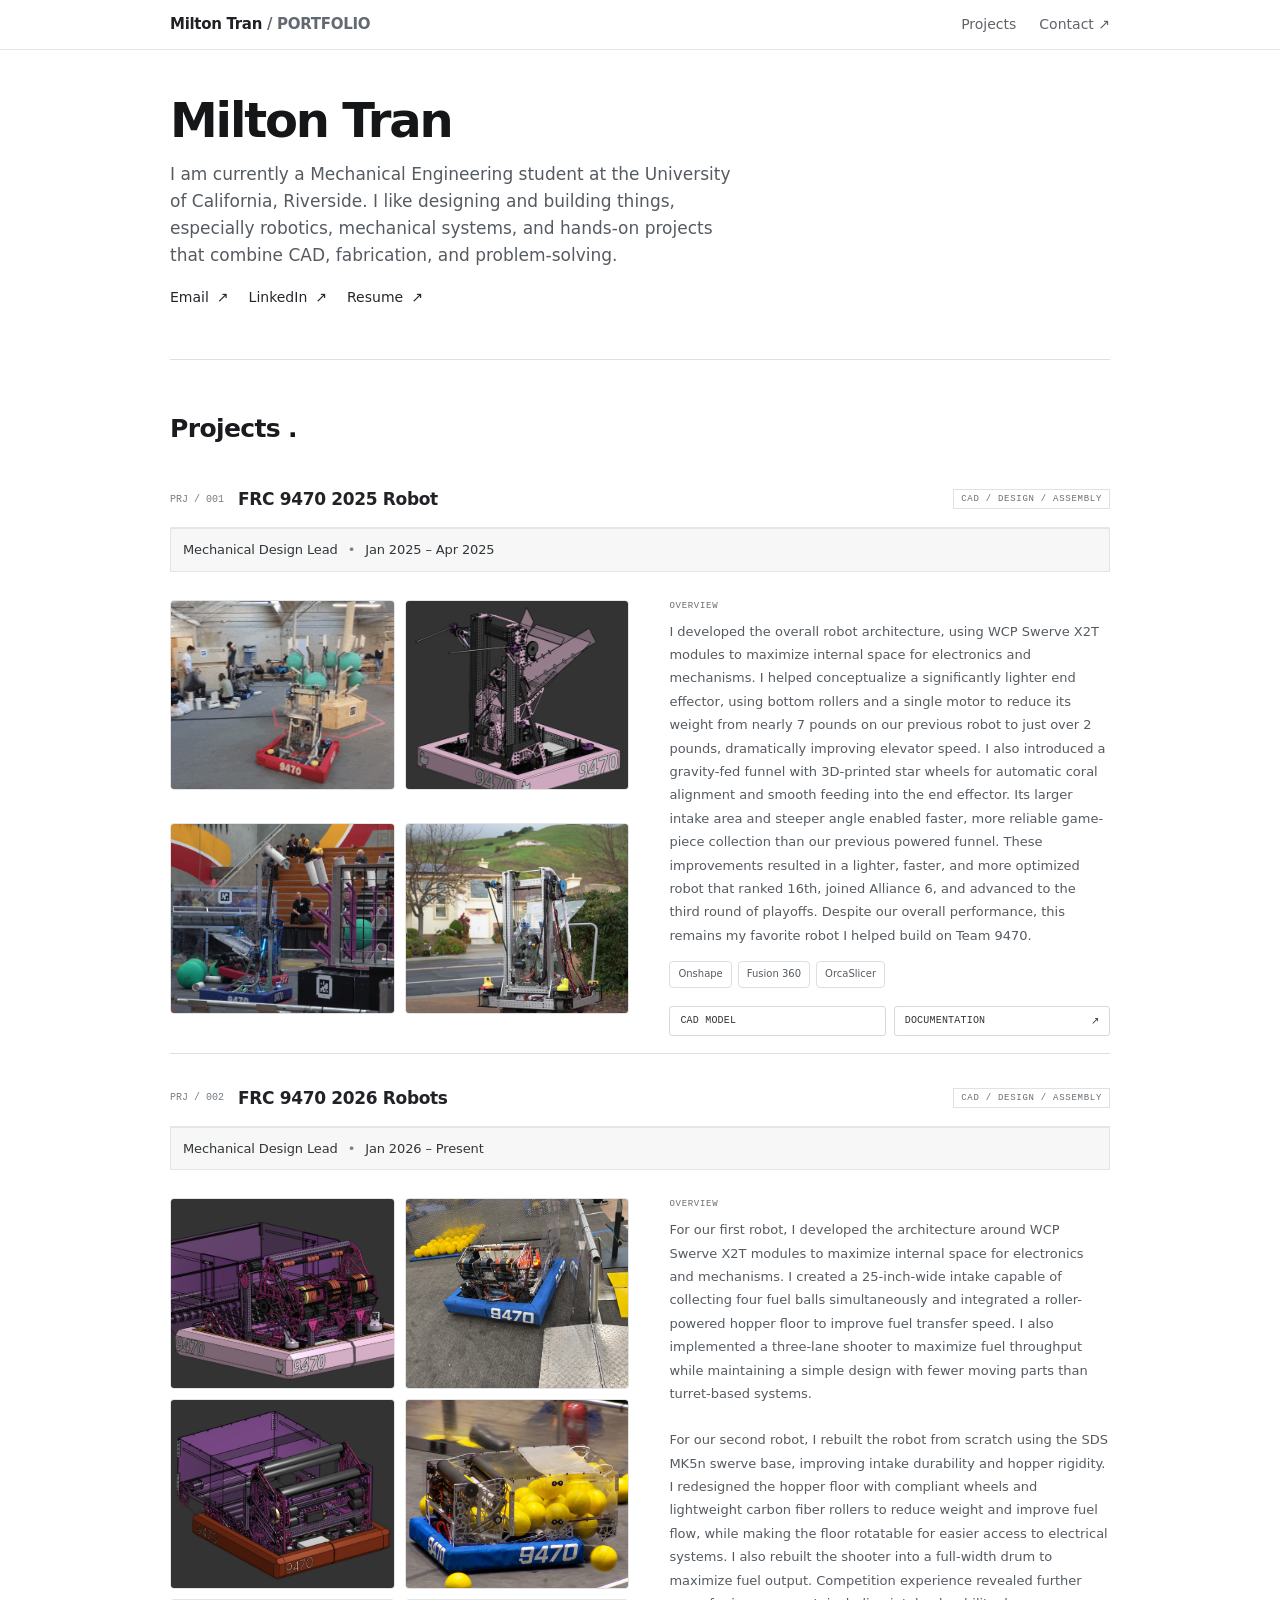
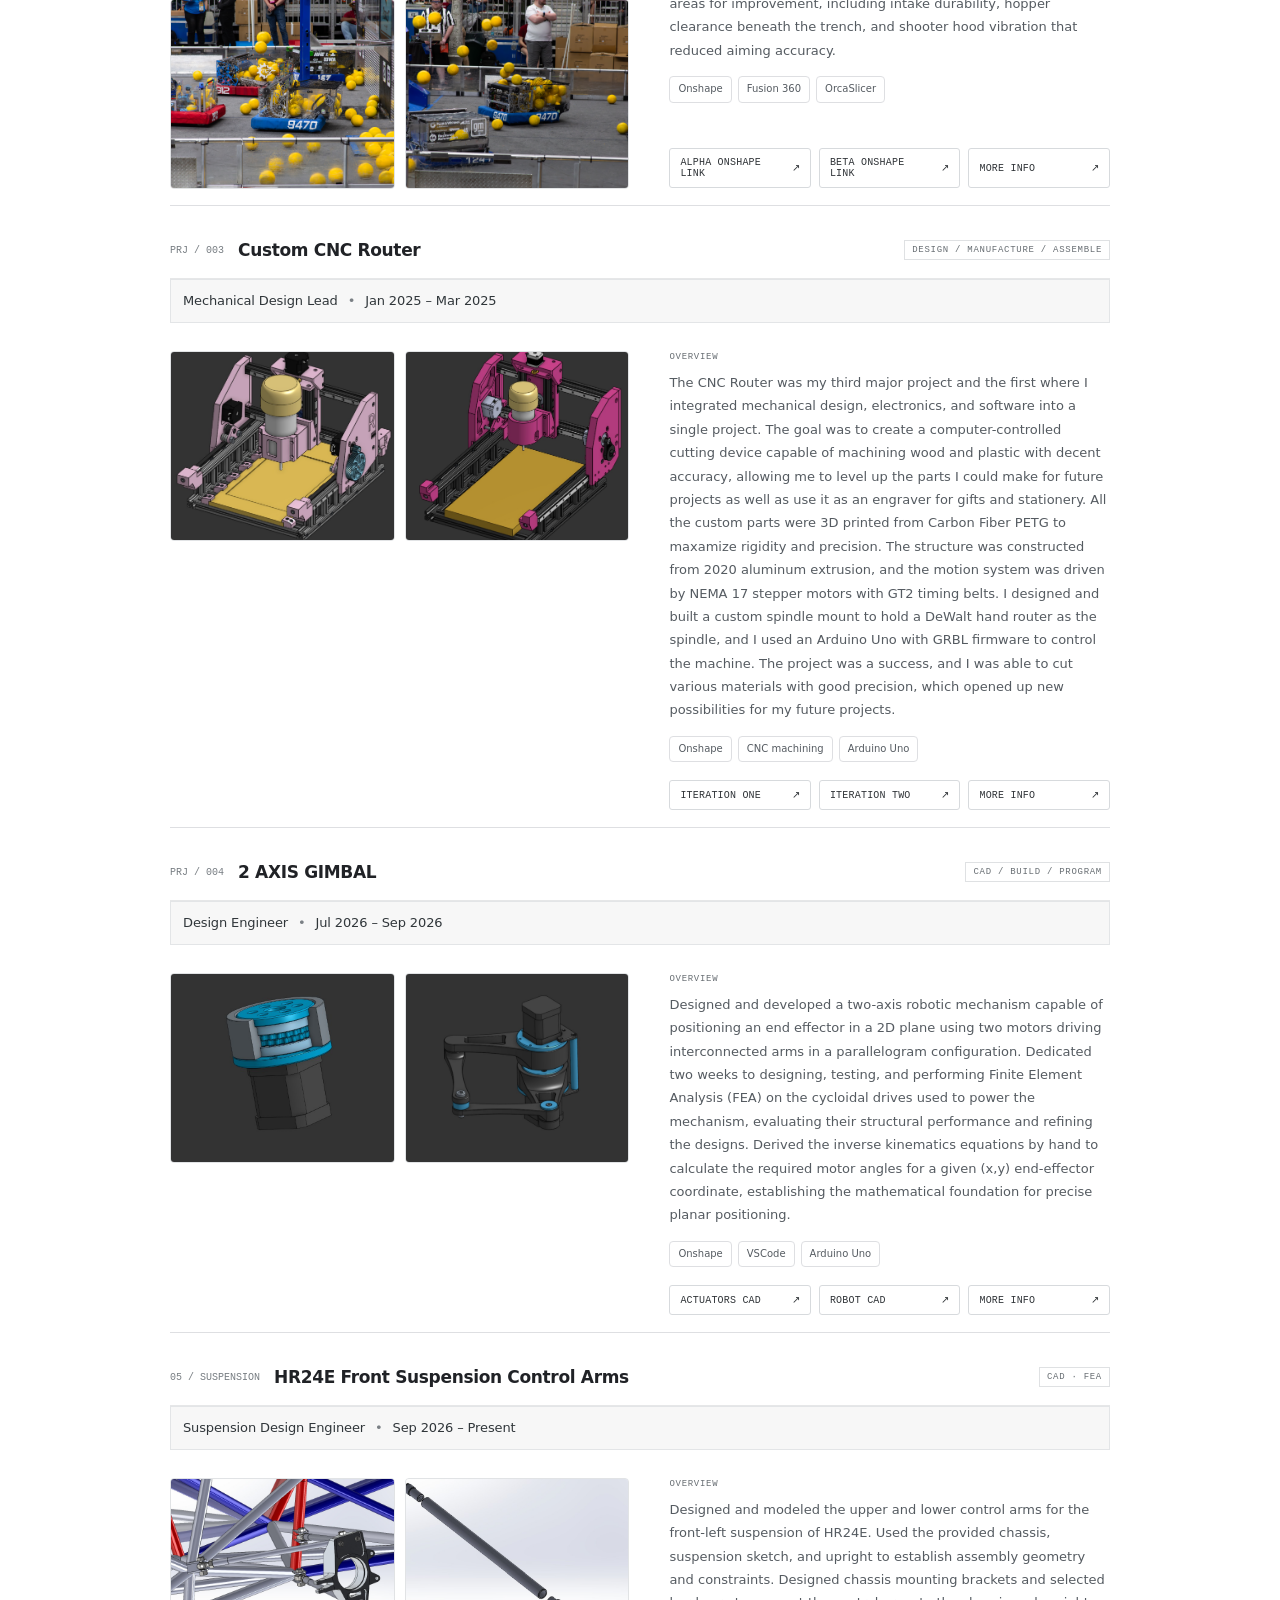
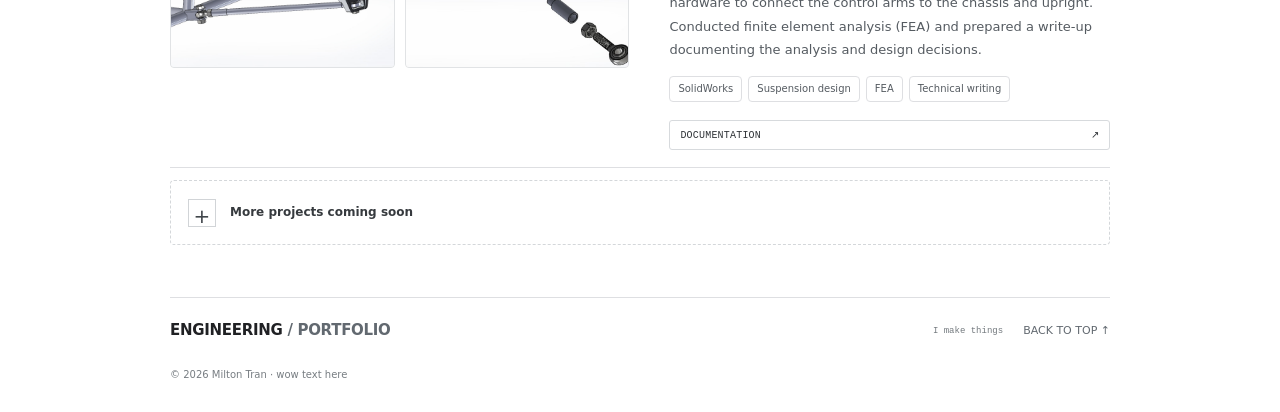
<file: index.html>
<!doctype html>
<html lang="en">
 <head>
  <meta charset="utf-8"/>
  <meta content="width=device-width, initial-scale=1" name="viewport"/>
  <meta content="Engineering portfolio &mdash; design projects, CAD, prototypes, and fabrication work." name="description"/>
  <title>
   Milton Tran | Engineering Portfolio
  </title>
  <link href="styles.css" rel="stylesheet"/>
 </head>
 <body>
  <div class="ambient ambient-one">
  </div>
  <div class="ambient ambient-two">
  </div>
  <header class="topbar">
   <a class="wordmark" href="#home">
    <span class="mark">
     E
    </span>
    <span>
     Milton Tran
     <span class="muted">
      / PORTFOLIO
     </span>
    </span>
   </a>
   <nav aria-label="Main navigation">
    <a href="index.html#projects">
     Projects
    </a>
    <a class="nav-cta" href="mailto:miltonktran@gmail.com" data-copy-email="miltonktran@gmail.com">
     Contact &nearrow;
    </a>
   </nav>
  </header>
  <main>
   <section class="hero section-wrap" id="home">
    <div class="eyebrow">
     <span class="status-dot">
     </span>
     PORTFOLIO / 2026
    </div>
    <h1>
     Milton Tran
    </h1>
    <p class="hero-copy">
     I am currently a Mechanical Engineering student at the University of California, Riverside. I like designing and building things, especially robotics, mechanical systems, and hands-on projects that combine CAD, fabrication, and problem-solving.
    </p>
    <div class="hero-actions">
     <a class="button button-primary" href="mailto:miltonktran@gmail.com" data-copy-email="miltonktran@gmail.com">
      Email
      <span>
       &nearrow;
      </span>
     </a>
     <a class="button button-quiet" href="https://www.linkedin.com/" rel="noreferrer" target="_blank">
      LinkedIn
      <span>
       &nearrow;
      </span>
     </a>
     <a class="button button-quiet" href="assets/resume.pdf" rel="noreferrer" target="_blank">
      Resume
      <span>
       &nearrow;
      </span>
     </a>
    </div>
    <div class="hero-meta">
     <div>
      <span class="meta-label">
       FOCUS
      </span>
      <span>
       Mechanical design &middot; Prototyping
      </span>
     </div>
     <div>
      <span class="meta-label">
       TOOLS
      </span>
      <span>
       SolidWorks &middot; Onshape &middot; Fusion 360
      </span>
     </div>
     <div>
      <span class="meta-label">
       BASED IN
      </span>
      <span>
       Riverside, CA
      </span>
     </div>
    </div>
    <div class="hero-index">
     01
     <span>
      &mdash;
     </span>
     ENGINEERING / DESIGN
    </div>
   </section>
   <section class="projects section-wrap" id="projects">
    <div class="section-heading">
     <div>
      <div class="eyebrow">
       02 / SELECTED WORK
      </div>
      <h2>
       Projects
       <span class="accent">
        .
       </span>
      </h2>
     </div>
     <p class="section-aside">
      <br/>
     </p>
    </div>
    <article class="project-card">
     <div class="project-title-row">
      <div class="project-number">
       PRJ / 001
      </div>
      <h3>
       FRC 9470 2025 Robot
      </h3>
      <span class="project-type">
       CAD / DESIGN / ASSEMBLY
      </span>
     </div>
     <div class="project-meta-box">
      <span>
       Mechanical Design Lead
      </span>
      <span class="meta-divider">
       •
      </span>
      <span>
       Jan 2025 – Apr 2025
      </span>
     </div>
     <div class="project-layout">
      <div class="project-gallery">
       <figure class="image-slot">
        <img
        class="project-image"
        src="assets/projects/project-01-b.gif"
        alt="FRC Team 9470 2025 robot">
        <div class="image-placeholder">
         <span>
          IMAGE 01
         </span>
         <strong>
          CAD overview
         </strong>
         <small>
          Replace project-01-a.jpg
         </small>
        </div>
       </figure>
       <figure class="image-slot">
        <img alt="Second view or detail of the mechanical assembly" onerror="this.style.display='none'; this.nextElementSibling.style.display='grid'" src="assets/projects/project-01-a.jpg"/>
        <div class="image-placeholder">
         <span>
          IMAGE 02
         </span>
         <strong>
          Detail / prototype
         </strong>
         <small>
          Replace project-01-b.jpg
         </small>
        </div>
       </figure>
       <figure class="image-slot">
        <img alt="Third view or detail of the 2025 robot" onerror="this.style.display='none'; this.nextElementSibling.style.display='grid'" src="assets/projects/project-01-c.jpg"/>
        <div class="image-placeholder">
         <span>
          IMAGE 03
         </span>
         <strong>
          Final assembly
         </strong>
         <small>
          Replace project-01-c.jpg
         </small>
        </div>
       </figure>
       <figure class="image-slot">
        <img alt="another view or detail of the 2025 robot" onerror="this.style.display='none'; this.nextElementSibling.style.display='grid'" src="assets/projects/project-01-d.jpg"/>
        <div class="image-placeholder">
         <span>
          IMAGE 04
         </span>
         <strong>
          Final assembly
         </strong>
         <small>
          Replace project-01-c.jpg
         </small>
        </div>
       </figure>
      </div>
      <div class="project-description">
       <div class="description-label">
        OVERVIEW
       </div>
       <p>
        I developed the overall robot architecture, using WCP Swerve X2T modules to maximize internal space for electronics and mechanisms. I helped conceptualize a significantly lighter end effector, using bottom rollers and a single motor to reduce its weight from nearly 7 pounds on our previous robot to just over 2 pounds, dramatically improving elevator speed. I also introduced a gravity-fed funnel with 3D-printed star wheels for automatic coral alignment and smooth feeding into the end effector. Its larger intake area and steeper angle enabled faster, more reliable game-piece collection than our previous powered funnel. These improvements resulted in a lighter, faster, and more optimized robot that ranked 16th, joined Alliance 6, and advanced to the third round of playoffs. Despite our overall performance, this remains my favorite robot I helped build on Team 9470.
       </p>
       <div class="project-tags">
        <span>
         Onshape
        </span>
        <span>
         Fusion 360
        </span>
        <span>
         OrcaSlicer
        </span>
       </div>
       <div class="project-links">
        <a class="project-link" data-placeholder-link="" href="https://cad.onshape.com/documents/00fd2afd7e5a27c154c6eacb/w/8401d8eccddc651e6a5a8a69/e/c8c92472f5bed239da127e3a">
         CAD MODEL
         <span>
         </span>
        </a>
        <a class="project-link" data-placeholder-link="" href="documentation.html#frc-2025">
         DOCUMENTATION
         <span>
          &nearrow;
         </span>
        </a>
       </div>
      </div>
     </div>
    </article>
    <article class="project-card">
     <div class="project-title-row">
      <div class="project-number">
       PRJ / 002
      </div>
      <h3>
       FRC 9470 2026 Robots
      </h3>
      <span class="project-type">
       CAD / DESIGN / ASSEMBLY
      </span>
     </div>
     <div class="project-meta-box">
      <span>
       Mechanical Design Lead
      </span>
      <span class="meta-divider">
       •
      </span>
      <span>
       Jan 2026 – Present
      </span>
     </div>
     <div class="project-layout">
      <div class="project-gallery">
       <figure class="image-slot">
        <img alt="First view of the 3D printed prototype" onerror="this.style.display='none'; this.nextElementSibling.style.display='grid'" src="assets/projects/project-02-a.jpg"/>
        <div class="image-placeholder">
         <span>
          IMAGE 01
         </span>
         <strong>
          Prototype view
         </strong>
         <small>
          Replace project-02-a.jpg
         </small>
        </div>
       </figure>
       <figure class="image-slot">
        <img alt="Second view of the 3D printed prototype" onerror="this.style.display='none'; this.nextElementSibling.style.display='grid'" src="assets/projects/project-02-h.jpg"/>
        <div class="image-placeholder">
         <span>
          IMAGE 02
         </span>
         <strong>
          Printed detail
         </strong>
         <small>
          Replace project-02-b.jpg
         </small>
        </div>
       </figure>
       <figure class="image-slot">
        <img alt="Third view of the 2026 development robot" onerror="this.style.display='none'; this.nextElementSibling.style.display='grid'" src="assets/projects/project-02-c.jpg"/>
        <div class="image-placeholder">
         <span>
          IMAGE 03
         </span>
         <strong>
          Robot assembly
         </strong>
         <small>
          Replace project-02-c.jpg
         </small>
        </div>
       </figure>
       <figure class="image-slot">
        <img alt="Fourth view of the 2026 development robot" onerror="this.style.display='none'; this.nextElementSibling.style.display='grid'" src="assets/projects/project-02-d.jpg"/>
        <div class="image-placeholder">
         <span>
          IMAGE 04
         </span>
         <strong>
          Mechanism detail
         </strong>
         <small>
          Replace project-02-d.jpg
         </small>
        </div>
       </figure>
       <figure class="image-slot">
        <img alt="Fifth view of the 2026 development robot" onerror="this.style.display='none'; this.nextElementSibling.style.display='grid'" src="assets/projects/project-02-e.jpg"/>
        <div class="image-placeholder">
         <span>
          IMAGE 05
         </span>
         <strong>
          Intake / shooter
         </strong>
         <small>
          Replace project-02-e.jpg
         </small>
        </div>
       </figure>
       <figure class="image-slot">
        <img alt="Sixth view of the 2026 development robot" onerror="this.style.display='none'; this.nextElementSibling.style.display='grid'" src="assets/projects/project-02-f.jpg"/>
        <div class="image-placeholder">
         <span>
          IMAGE 06
         </span>
         <strong>
          Final concept
         </strong>
         <small>
          Replace project-02-f.jpg
         </small>
        </div>
       </figure>
      </div>
      <div class="project-description">
       <div class="description-label">
        OVERVIEW
       </div>
       <p>
        For our first robot, I developed the architecture around WCP Swerve X2T modules to maximize internal space for electronics and mechanisms. I created a 25-inch-wide intake capable of collecting four fuel balls simultaneously and integrated a roller-powered hopper floor to improve fuel transfer speed. I also implemented a three-lane shooter to maximize fuel throughput while maintaining a simple design with fewer moving parts than turret-based systems.
       </p>
       <p>
        For our second robot, I rebuilt the robot from scratch using the SDS MK5n swerve base, improving intake durability and hopper rigidity. I redesigned the hopper floor with compliant wheels and lightweight carbon fiber rollers to reduce weight and improve fuel flow, while making the floor rotatable for easier access to electrical systems. I also rebuilt the shooter into a full-width drum to maximize fuel output. Competition experience revealed further areas for improvement, including intake durability, hopper clearance beneath the trench, and shooter hood vibration that reduced aiming accuracy.
       </p>
       <div class="project-tags">
        <span>
         Onshape
        </span>
        <span>
         Fusion 360
        </span>
        <span>
         OrcaSlicer
        </span>
       </div>
       <div class="project-links">
        <a class="project-link" data-placeholder-link="" href="https://cad.onshape.com/documents/be022a4b718f1cd53ae85e32/w/37e6e1364f21e635ff0fc570/e/b1cc3b634fab305ec6c51910">
         ALPHA ONSHAPE LINK
         <span>
          &nearrow;
         </span>
        </a>
        <a class="project-link" data-placeholder-link="" href="https://cad.onshape.com/documents/df5df9d647afc82eacfe76aa/w/20fc10e9586929e958bf55cb/e/e5fa7af36676060afb455bc2">
         BETA ONSHAPE LINK
         <span>
          &nearrow;
         </span>
        </a>
        <a class="project-link" data-placeholder-link="" href="documentation.html#frc-2026">
         MORE INFO
         <span>
          &nearrow;
         </span>
        </a>
       </div>
      </div>
     </div>
    </article>
    <article class="project-card">
     <div class="project-title-row">
      <div class="project-number">
       PRJ / 003
      </div>
      <h3>
       Custom CNC Router
      </h3>
      <span class="project-type">
       DESIGN / MANUFACTURE / ASSEMBLE
      </span>
     </div>
     <div class="project-meta-box">
      <span>
       Mechanical Design Lead
      </span>
      <span class="meta-divider">
       •
      </span>
      <span>
       Jan 2025 – Mar 2025
      </span>
     </div>
     <div class="project-layout">
      <div class="project-gallery">
       <figure class="image-slot">
        <img alt="First view of engineering analysis or build" onerror="this.style.display='none'; this.nextElementSibling.style.display='grid'" src="assets/projects/project-03-a.jpg"/>
        <div class="image-placeholder">
         <span>
          IMAGE 01
         </span>
         <strong>
          Project overview
         </strong>
         <small>
          Replace project-03-a.jpg
         </small>
        </div>
       </figure>
       <figure class="image-slot">
        <img alt="Second view of engineering analysis or build" onerror="this.style.display='none'; this.nextElementSibling.style.display='grid'" src="assets/projects/project-03-b.jpg"/>
        <div class="image-placeholder">
         <span>
          IMAGE 02
         </span>
         <strong>
          Results / detail
         </strong>
         <small>
          Replace project-03-b.jpg
         </small>
        </div>
       </figure>
      </div>
      <div class="project-description">
       <div class="description-label">
        OVERVIEW
       </div>
       <p>
        The CNC Router was my third major project and the first where I integrated mechanical design, electronics, and software into a single project. The goal was to create a computer-controlled cutting device capable of machining wood and plastic with decent accuracy, allowing me to level up the parts I could make for future projects as well as use it as an engraver for gifts and stationery. All the custom parts were 3D printed from Carbon Fiber PETG to maxamize rigidity and precision. The structure was constructed from 2020 aluminum extrusion, and the motion system was driven by NEMA 17 stepper motors with GT2 timing belts. I designed and built a custom spindle mount to hold a DeWalt hand router as the spindle, and I used an Arduino Uno with GRBL firmware to control the machine. The project was a success, and I was able to cut various materials with good precision, which opened up new possibilities for my future projects.
       </p>
       <div class="project-tags">
        <span>
         Onshape
        </span>
        <span>
         CNC machining
        </span>
        <span>
         Arduino Uno
        </span>
       </div>
       <div class="project-links">
        <a class="project-link" data-placeholder-link="" href="https://cad.onshape.com/documents/29fe2472e460c06995bfa753/w/61e2e5fd30f0dcac505584a5/e/05e67eb22c1523a31b5ead69">
         ITERATION ONE
         <span>
          &nearrow;
         </span>
        </a>
        <a class="project-link" data-placeholder-link="" href="https://cad.onshape.com/documents/e0704cd442b7a5a010e076b6/w/1e5bdd04206ad65185312fa5/e/b427f6d83ccc3213c7b912a8">
         ITERATION TWO
         <span>
          &nearrow;
         </span>
        </a>
        <a class="project-link" data-placeholder-link="" href="documentation.html#cnc-router">
         MORE INFO
         <span>
          &nearrow;
         </span>
        </a>
       </div>
      </div>
     </div>
    </article>
    <article class="project-card">
     <div class="project-title-row">
      <div class="project-number">
       PRJ / 004
      </div>
      <h3>
       2 AXIS GIMBAL
      </h3>
      <span class="project-type">
       CAD / BUILD / PROGRAM
      </span>
     </div>
     <div class="project-meta-box">
      <span>
       Design Engineer
      </span>
      <span class="meta-divider">
       •
      </span>
      <span>
       Jul 2026 – Sep 2026
      </span>
     </div>
     <div class="project-layout">
      <div class="project-gallery">
       <figure class="image-slot">
        <img alt="First view of engineering analysis or build" onerror="this.style.display='none'; this.nextElementSibling.style.display='grid'" src="assets/projects/project-04-a.jpg"/>
        <div class="image-placeholder">
         <span>
          IMAGE 01
         </span>
         <strong>
          Project overview
         </strong>
         <small>
          Replace project-03-a.jpg
         </small>
        </div>
       </figure>
       <figure class="image-slot">
        <img alt="Second view of engineering analysis or build" onerror="this.style.display='none'; this.nextElementSibling.style.display='grid'" src="assets/projects/project-04-b.jpg"/>
        <div class="image-placeholder">
         <span>
          IMAGE 02
         </span>
         <strong>
          Results / detail
         </strong>
         <small>
          Replace project-03-b.jpg
         </small>
        </div>
       </figure>
      </div>
      <div class="project-description">
       <div class="description-label">
        OVERVIEW
       </div>
       <p>
        Designed and developed a two-axis robotic mechanism capable of positioning an end effector in a 2D plane using two motors driving interconnected arms in a parallelogram configuration. Dedicated two weeks to designing, testing, and performing Finite Element Analysis (FEA) on the cycloidal drives used to power the mechanism, evaluating their structural performance and refining the designs. Derived the inverse kinematics equations by hand to calculate the required motor angles for a given (x,y) end-effector coordinate, establishing the mathematical foundation for precise planar positioning.
       </p>
       <div class="project-tags">
        <span>
         Onshape
        </span>
        <span>
         VSCode
        </span>
        <span>
         Arduino Uno
        </span>
       </div>
       <div class="project-links">
        <a class="project-link" data-placeholder-link="" href="https://cad.onshape.com/documents/83039a6c6ade38fd1b34c7e4/w/e9be02aba01d16652b51fb08/e/c2b551d942019015146909dc?renderMode=0&uiState=6acb301b3a2081acce041a56">
         ACTUATORS CAD
         <span>
          &nearrow;
         </span>
        </a>
        <a class="project-link" data-placeholder-link="" href="https://cad.onshape.com/documents/9912a0891dfca1b9beb59a49/w/4ca0d48cdeaccb3d17090a57/e/5b6b08e2c7ca0c739b2f3fa4?renderMode=0&uiState=6acb3033256e77847d0ab325">
         ROBOT CAD
         <span>
          &nearrow;
         </span>
        </a>
        <a class="project-link" data-placeholder-link="" href="documentation.html#gimbal">
         MORE INFO
         <span>
          &nearrow;
         </span>
        </a>
       </div>
      </div>
     </div>
    </article>
    <article class="project-card">
     <div class="project-title-row">
      <span class="project-number">
       05 / SUSPENSION
      </span>
      <h3>
       HR24E Front Suspension Control Arms
      </h3>
      <span class="project-type">
       CAD &middot; FEA
      </span>
     </div>
     <div class="project-meta-box">
      <span>
       Suspension Design Engineer
      </span>
      <span class="meta-divider">
       •
      </span>
      <span>
       Sep 2026 – Present
      </span>
     </div>
     <div class="project-layout">
      <div class="project-gallery">
       <figure class="image-slot">
        <img alt="HR24E upper and lower control arm CAD model" onerror="this.style.display='none';this.nextElementSibling.style.display='grid';" src="assets/projects/project-05-a.jpg"/>
        <div class="image-placeholder">
         <span>
          IMAGE 01
         </span>
         <strong>
          Control arm CAD
         </strong>
         <small>
          Add project-04-a.jpg
         </small>
        </div>
       </figure>
       <figure class="image-slot">
        <img alt="Finite element analysis of HR24E control arms" onerror="this.style.display='none';this.nextElementSibling.style.display='grid';" src="assets/projects/project-05-b.jpg"/>
        <div class="image-placeholder">
         <span>
          IMAGE 02
         </span>
         <strong>
          EXPLODED VIEW
         </strong>
         <small>
          Add project-04-b.jpg
         </small>
        </div>
       </figure>
      </div>
      <div class="project-description">
       <span class="description-label">
        OVERVIEW
       </span>
       <p>
        Designed and modeled the upper and lower control arms for the front-left suspension of HR24E. Used the provided chassis, suspension sketch, and upright to establish assembly geometry and constraints. Designed chassis mounting brackets and selected hardware to connect the control arms to the chassis and upright. Conducted finite element analysis (FEA) and prepared a write-up documenting the analysis and design decisions.
       </p>
       <div class="project-tags">
        <span>
         SolidWorks
        </span>
        <span>
         Suspension design
        </span>
        <span>
         FEA
        </span>
        <span>
         Technical writing
        </span>
       </div>
       <div class="project-links">
        <a class="project-link" href="https://docs.google.com/document/d/1D60F-jJPK0hM7EQXB3bug5QAdksG6HkO5XHBVFfknUc/edit?tab=t.0" rel="noreferrer" target="_blank">
         DOCUMENTATION
         <span>
          &nearrow;
         </span>
        </a>
       </div>
      </div>
     </div>
    </article>
    <div class="add-project">
     <span class="add-symbol">
      +
     </span>
     <div>
      <strong>
       More projects coming soon
      </strong>
      <p>
      </p>
     </div>
    </div>
   </section>
  </main>
  <footer class="footer section-wrap">
   <a class="wordmark" href="#home">
    <span class="mark">
     E
    </span>
    <span>
     ENGINEERING
     <span class="muted">
      / PORTFOLIO
     </span>
    </span>
   </a>
   <span>
    I make things
   </span>
   <a href="#home">
    BACK TO TOP &uarr;
   </a>
   <small>
    &copy; 2026 Milton Tran &middot; wow text here
   </small>
  </footer>
  <script src="script.js">
  </script>
 </body>
</html>
</file>
<file: styles.css>
:root{--bg:#fff;--panel:#fff;--line:#dedfe2;--text:#17191c;--muted:#626970;--accent:#25282b;--mono:"SFMono-Regular",Consolas,"Liberation Mono",monospace;--sans:Inter,ui-sans-serif,system-ui,-apple-system,BlinkMacSystemFont,"Segoe UI",sans-serif}*{box-sizing:border-box}html{scroll-behavior:smooth;scroll-padding-top:76px}body{margin:0;background:var(--bg);color:var(--text);font-family:var(--sans);line-height:1.65;overflow-x:hidden}a{color:#303438;text-decoration:none}a:hover{color:#000;text-decoration:underline;text-underline-offset:4px}.ambient{display:none}.section-wrap{width:min(940px,calc(100% - 48px));margin-inline:auto}.topbar{height:50px;position:sticky;top:0;z-index:10;display:flex;align-items:center;justify-content:space-between;padding:0 max(24px,calc((100vw - 940px)/2));background:rgba(255,255,255,.96);backdrop-filter:blur(12px);border-bottom:1px solid #e6e6e6}.wordmark{display:flex;align-items:center;gap:9px;font-size:15px;letter-spacing:-.02em;font-weight:650;color:#202124}.mark{display:none}.muted{color:var(--muted)}nav{display:flex;align-items:center;gap:23px;font-size:14px;color:#606368}nav a{color:#606368}nav a:hover{color:#111}.nav-cta{padding:0;border:0;color:#606368}.hero{min-height:auto;padding-top:43px;padding-bottom:50px;position:relative}.hero .eyebrow{display:none}.hero h1{font-size:clamp(38px,5vw,48px);letter-spacing:-.045em;line-height:1.15;font-weight:600;margin:0 0 13px;color:#151618}.accent{color:#151618}.hero-copy{max-width:570px;color:#555b61;font-size:17px;line-height:1.58;margin:0}.hero-actions{display:flex;gap:20px;margin-top:17px}.button{padding:0;font-size:14px;font-weight:500;display:inline-flex;gap:8px;align-items:center}.button-primary,.button-quiet{background:none;color:#24272a;border:0}.button-primary:hover,.button-quiet:hover{background:none}.hero-meta,.hero-index{display:none}.resume,.projects{padding-top:40px;padding-bottom:52px;border-top:1px solid #dedfe2}.section-heading{display:flex;justify-content:space-between;align-items:end;gap:24px;margin-bottom:23px}.section-heading h2{font-size:25px;line-height:1.25;letter-spacing:-.025em;font-weight:600;margin:5px 0 0;color:#191b1e}.section-heading .eyebrow{display:none}.text-link{font-family:var(--sans);font-size:13px;letter-spacing:0;color:#303438;border:0;padding:0;text-decoration:underline;text-underline-offset:4px}.resume-panel{display:grid;grid-template-columns:.72fr 1.5fr;border:0;background:transparent}.resume-side{padding:0 24px 0 0;border-right:0}.resume-avatar{width:64px;height:64px;border:1px solid #d4d7da;background:#f1f2f3;display:grid;place-items:center;color:#34383c;font:20px var(--mono);margin-bottom:15px}.resume-avatar span{display:none}.resume-side h3{font-size:19px;margin:0;color:#202226}.resume-side p{font-size:13px}.resume-intro{margin:13px 0;color:#555b61;line-height:1.7}.resume-rule{display:none}.resume-download{margin-top:22px;border:1px solid #dedfe2;padding:10px;display:flex;align-items:center;gap:9px;background:#fff}.file-icon{font:9px var(--mono);color:#4d5257;border:1px solid #d6d8da;padding:6px}.resume-download span:nth-child(2){display:grid;flex:1}.resume-download strong{font-size:11px}.resume-download small{font-size:9px;color:#777d82}.resume-download>a{color:#34383c}.resume-content{padding:0 0 0 24px}.resume-block{display:grid;grid-template-columns:110px 1fr;gap:16px;padding:0 0 20px;margin-bottom:20px;border-bottom:1px solid #e5e6e7}.resume-block:last-child{border:0;margin-bottom:0}.resume-label{padding-top:5px;color:#646a70;font:10px var(--mono);letter-spacing:.08em}.resume-block h3{font-size:14px;margin:0 0 4px;font-weight:600}.resume-block p,.resume-block li{font-size:12px;color:#555b61;line-height:1.75}.resume-detail{color:#676d72!important;margin:0 0 7px}.resume-block ul{padding-left:16px;margin:7px 0}.skill-groups{display:grid;gap:10px}.skill-groups span{font:9px var(--mono);color:#646a70;letter-spacing:.08em}.skill-groups p{margin:3px 0 0}.edit-note{color:#777d82;font-size:11px;margin-top:13px}.edit-note span{color:#50555a;margin-right:5px}code{font-family:var(--mono);color:#303438;background:#f0f1f2;padding:2px 4px}.section-aside{font-size:12px;color:#626970;line-height:1.7}.project-toolbar{display:flex;justify-content:space-between;padding:10px 0;border-top:1px solid #e1e2e4;border-bottom:1px solid #e1e2e4;margin-bottom:15px;font:9px var(--mono);color:#70757a;letter-spacing:.08em}.project-toolbar span:first-child{display:flex;align-items:center;gap:9px}.status-dot{display:inline-block;width:6px;height:6px;border-radius:50%;background:#73787d}.project-card{border:0;border-bottom:1px solid #dedfe2;margin-bottom:12px;background:transparent}.project-title-row{display:flex;align-items:center;gap:14px;padding:18px 0 14px;border-bottom:1px solid #e6e7e8}.project-number{font:10px var(--mono);color:#777d82;white-space:nowrap}.project-title-row h3{font-size:17px;font-weight:600;letter-spacing:-.02em;margin:0;flex:1;color:#202226}.project-type{font:9px var(--mono);border:1px solid #dfe1e3;padding:4px 7px;white-space:nowrap;color:#686e73;letter-spacing:.08em}.project-meta-box{display:flex;align-items:center;flex-wrap:wrap;gap:8px;padding:11px 12px;margin:0 0 12px;border:1px solid #e3e5e7;background:#f7f7f7;color:#30363a;font-size:13px;line-height:1.5;letter-spacing:-.01em}.project-meta-box .meta-divider{color:#7b8085;padding:0 2px}.project-layout{display:grid;grid-template-columns:1.02fr .98fr}.project-gallery{padding:16px 20px 16px 0;display:grid;grid-template-columns:1fr 1fr;gap:10px}.image-slot{margin:0;aspect-ratio:1.18;position:relative;overflow:hidden;background:#f1f2f3;border:1px solid #e1e3e5;border-radius:4px}.image-slot img{width:100%;height:100%;object-fit:cover;display:block;transition:transform .25s}.image-slot:hover img{transform:scale(1.025)}.image-placeholder{display:none;position:absolute;inset:0;place-items:center;align-content:center;gap:7px;text-align:center;background:linear-gradient(135deg,#f4f5f6,#e9ebed);padding:10px}.image-placeholder:before{content:"";position:absolute;inset:10px;border:1px dashed #c5c9cc;pointer-events:none}.image-placeholder>span{font:9px var(--mono);color:#777d82;letter-spacing:.08em}.image-placeholder strong{font-size:12px;font-weight:500;color:#34383c}.image-placeholder small{font-size:9px;color:#777d82}.project-description{padding:17px 0 17px 20px;display:flex;flex-direction:column;align-items:flex-start}.description-label{font:9px var(--mono);color:#686e73;letter-spacing:.08em}.project-description>p{font-size:13px;color:#555b61;line-height:1.8;margin:9px 0 14px}.project-tags{display:flex;flex-wrap:wrap;gap:6px;margin-bottom:18px}.project-tags span{font-size:10px;color:#555b61;border:1px solid #dedfe2;border-radius:4px;padding:4px 8px;background:#fff}.project-links{display:flex;flex-wrap:wrap;gap:8px;margin-top:auto;width:100%}.project-link{display:flex;align-items:center;justify-content:space-between;gap:18px;padding:8px 10px;border:1px solid #d7dadd;border-radius:3px;color:#303438;font:10px var(--mono);letter-spacing:.02em;flex:1;min-width:130px;background:#fff}.project-link:hover{background:#f5f6f7;border-color:#aeb3b7;text-decoration:none}.add-project{border:1px dashed #d4d7da;display:flex;align-items:center;gap:14px;padding:17px;color:#363a3e;border-radius:4px}.add-symbol{width:28px;height:28px;display:grid;place-items:center;color:#41464b;border:1px solid #d1d4d7;font-size:20px}.add-project strong{font-size:12px;font-weight:600}.add-project p{font-size:11px;color:#747a80;margin:3px 0 0}.footer{border-top:1px solid #dedfe2;padding-top:20px;padding-bottom:28px;display:flex;align-items:center;gap:20px;flex-wrap:wrap}.footer>span{margin-left:auto;font:9px var(--mono);color:#73797e}.footer>a:not(.wordmark){font:11px var(--sans);color:#626970}.footer small{width:100%;font-size:10px;color:#777d82;margin-top:4px}@media(max-width:760px){.section-wrap{width:min(100% - 32px,600px)}.topbar{padding:0 16px;height:54px}.wordmark{font-size:13px;letter-spacing:-.02em;gap:7px}nav{gap:14px;font-size:12px}.hero{padding-top:38px;padding-bottom:35px;min-height:0}.hero h1{font-size:clamp(36px,9vw,46px)}.section-heading{align-items:flex-start;flex-direction:column}.resume-panel{grid-template-columns:1fr}.resume-side{border-right:0;border-bottom:1px solid #e3e4e5;padding:0 0 22px;margin-bottom:22px}.resume-content{padding:0}.resume-block{grid-template-columns:1fr;gap:7px;padding:0 0 18px;margin-bottom:18px}.project-title-row{gap:9px;flex-wrap:wrap;padding:15px 0}.project-title-row h3{flex-basis:calc(100% - 90px);font-size:15px}.project-meta-box{font-size:12px;padding:10px 11px}.project-layout{grid-template-columns:1fr}.project-gallery{padding:13px 0;gap:8px}.project-description{padding:12px 0 20px}.project-links{margin-top:8px}.footer{gap:13px}.footer>span{display:none}.footer>a:not(.wordmark){margin-left:auto}.resume,.projects{padding-top:35px;padding-bottom:42px}.section-aside{margin:0}}@media(max-width:420px){nav{gap:10px}nav a:first-child{display:none}.hero-actions{flex-wrap:wrap}.project-gallery{grid-template-columns:1fr 1fr}.image-slot{aspect-ratio:.95}.project-links{flex-direction:column}.project-link{width:100%}}
</file>
